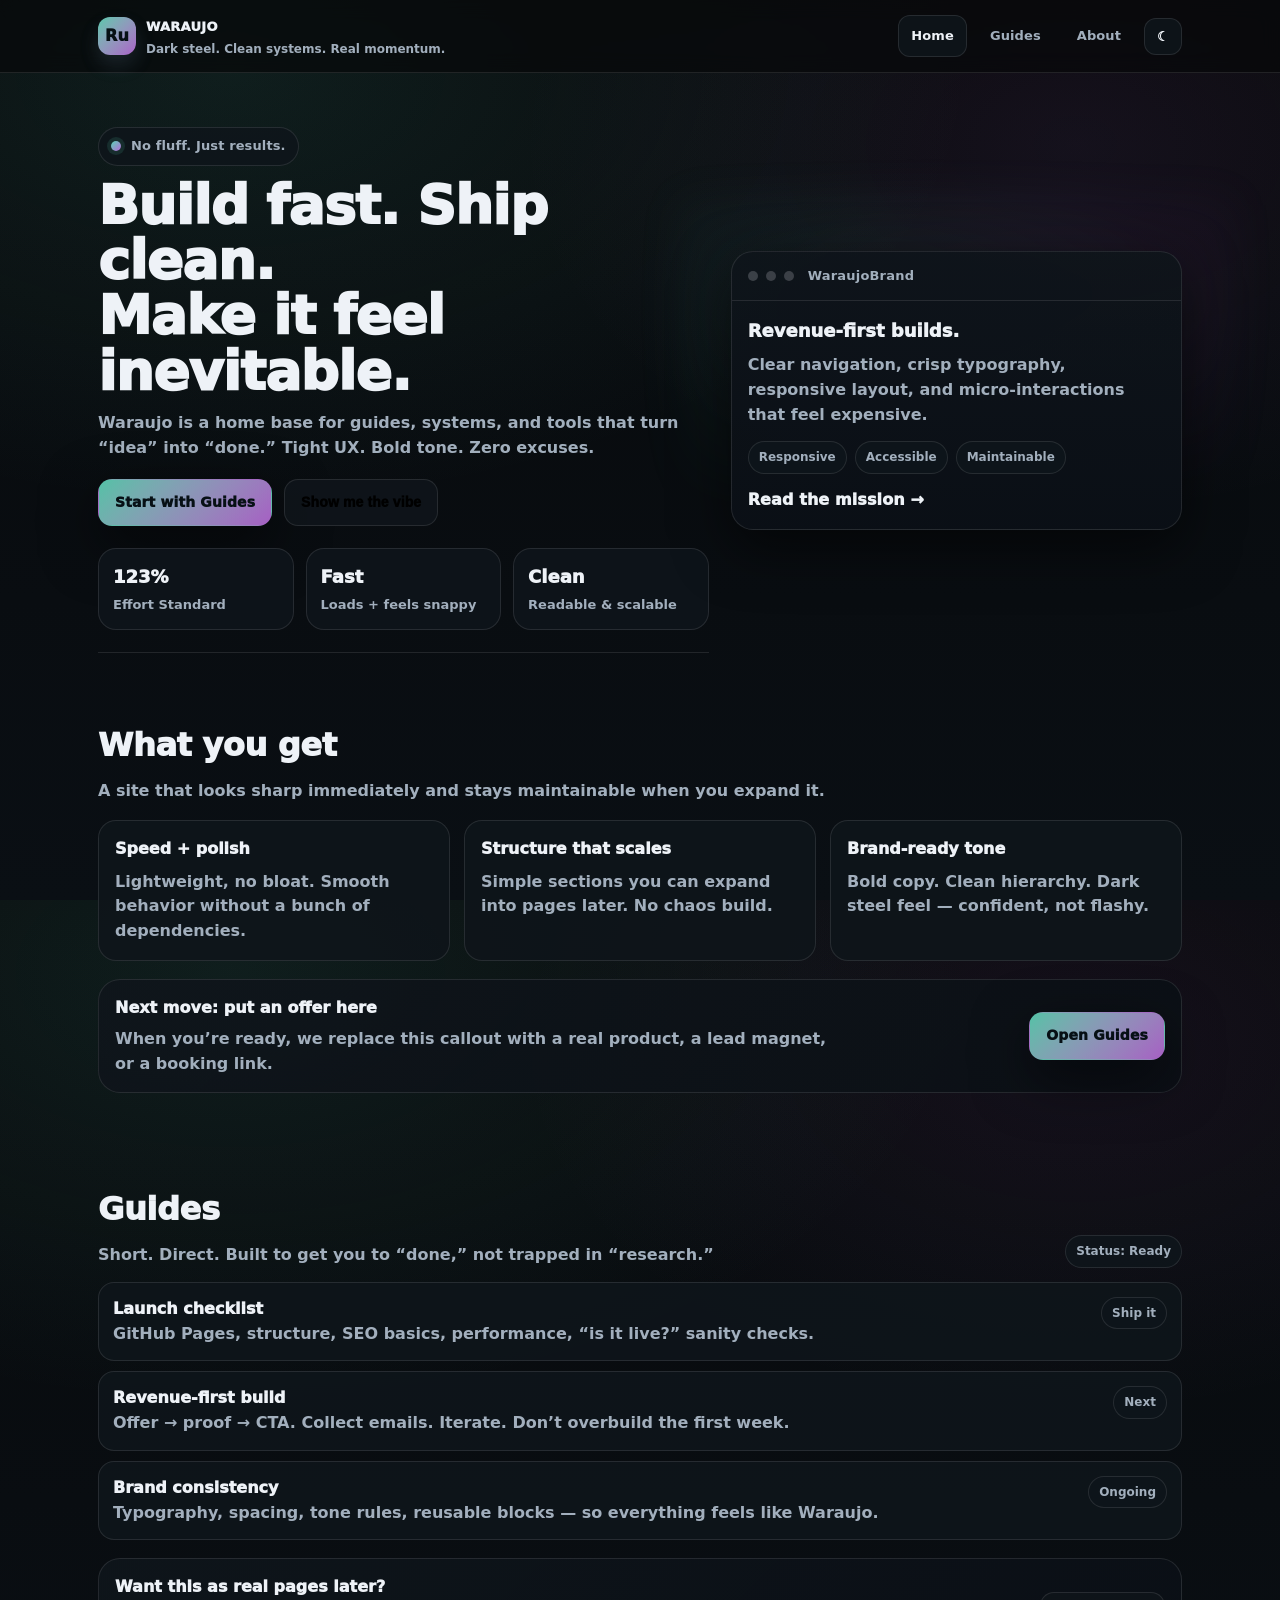
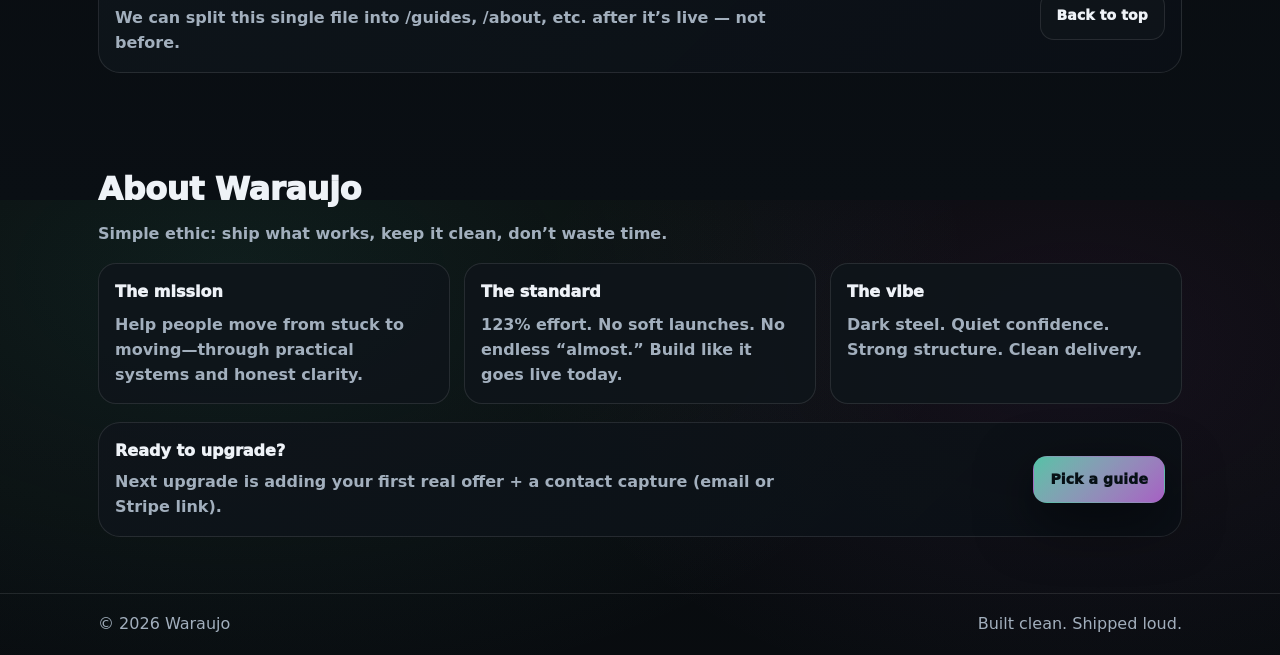
<file: index.html>
<!doctype html>
<html lang="en">
<head>
  <meta charset="utf-8" />
  <meta name="viewport" content="width=device-width,initial-scale=1" />
  <title>Waraujo</title>
  <meta name="description" content="Waraujo — clean, fast, dark steel. No fluff. Just results." />
  <meta name="theme-color" content="#07090b" />
  <style>
    :root{
      --bg0:#07090b;
      --bg1:#0a0f14;
      --panel:#0f151b;
      --panel2:#0b1016;
      --text:#eef2f7;
      --muted:#a2afbd;
      --line:rgba(255,255,255,.10);

      /* muted accents (not loud / not rainbow-coded) */
      --accent:#5ad2b5;
      --accent2:#b86ad9;

      --radius:18px;
      --shadow: 0 18px 55px rgba(0,0,0,.55);
      --font: ui-sans-serif, system-ui, -apple-system, Segoe UI, Roboto, Helvetica, Arial;
    }

    [data-theme="light"]{
      --bg0:#f6f7fb;
      --bg1:#eef1f6;
      --panel:#ffffff;
      --panel2:#f1f3f7;
      --text:#0b0d10;
      --muted:#465564;
      --line:rgba(0,0,0,.10);
      --shadow: 0 18px 45px rgba(0,0,0,.14);
    }

    *{box-sizing:border-box}
    html,body{height:100%}
    html{scroll-behavior:smooth}
    @media (prefers-reduced-motion: reduce){
      html{scroll-behavior:auto}
      *{transition:none !important; animation:none !important}
    }

    body{
      margin:0;
      font-family:var(--font);
      color:var(--text);
      background:
        radial-gradient(1200px 700px at 18% 8%, rgba(90,210,181,.10), transparent 62%),
        radial-gradient(900px 600px at 84% 16%, rgba(184,106,217,.08), transparent 62%),
        linear-gradient(180deg, var(--bg0), var(--bg1));
      overflow-x:hidden;
      line-height:1.55;
    }

    /* subtle grit texture */
    body::before{
      content:"";
      position:fixed; inset:0;
      pointer-events:none;
      opacity:.05;
      background:
        repeating-linear-gradient(0deg, rgba(255,255,255,.06) 0, rgba(255,255,255,.06) 1px, transparent 1px, transparent 4px),
        repeating-linear-gradient(90deg, rgba(0,0,0,.10) 0, rgba(0,0,0,.10) 1px, transparent 1px, transparent 6px);
      mix-blend-mode:overlay;
      z-index:-1;
    }

    a{color:inherit}
    .wrap{max-width:1120px;margin:0 auto;padding:0 18px}

    .skip{
      position:absolute;left:-9999px;top:auto;width:1px;height:1px;overflow:hidden
    }
    .skip:focus{
      left:16px;top:16px;width:auto;height:auto;
      padding:10px 12px;background:var(--panel);
      border-radius:12px;border:1px solid var(--line);
      z-index:99
    }

    /* Topbar */
    .topbar{
      position:sticky;top:0;z-index:50;
      backdrop-filter: blur(10px);
      background: color-mix(in srgb, var(--bg0) 72%, transparent);
      border-bottom:1px solid var(--line);
    }
    .topbar__inner{
      display:flex;align-items:center;justify-content:space-between;
      gap:14px;padding:14px 18px;
    }

    .brand{display:flex;align-items:center;gap:10px;text-decoration:none}
    .brand__mark{
      width:38px;height:38px;border-radius:12px;
      display:grid;place-items:center;
      background: linear-gradient(135deg, color-mix(in srgb, var(--accent) 95%, #000), color-mix(in srgb, var(--accent2) 92%, #000));
      color:#071015;
      font-weight:950;
      letter-spacing:.2px;
      box-shadow: 0 10px 22px rgba(90,210,181,.10), 0 10px 22px rgba(184,106,217,.08);
      user-select:none;
    }
    .brand__name{
      font-weight:950;
      letter-spacing:.25px;
      text-transform:uppercase;
      font-size:13px;
      color:var(--text);
    }
    .brand__tag{
      display:block;
      font-size:12px;
      color:var(--muted);
      letter-spacing:0;
      text-transform:none;
      margin-top:1px;
      font-weight:700;
    }

    .nav{display:flex;align-items:center;gap:10px;flex-wrap:wrap;justify-content:flex-end}
    .nav__link{
      text-decoration:none;
      padding:10px 12px;
      border-radius:12px;
      color:var(--muted);
      border:1px solid transparent;
      transition: transform .14s ease, border-color .14s ease, background .14s ease, color .14s ease;
      font-weight:850;
      letter-spacing:.1px;
      font-size:13px;
    }
    .nav__link:hover{
      color:var(--text);
      border-color:var(--line);
      background:color-mix(in srgb, var(--panel) 80%, transparent);
      transform:translateY(-1px);
    }
    .nav__link.is-active{
      color:var(--text);
      background:color-mix(in srgb, var(--panel) 92%, transparent);
      border-color:var(--line);
    }
    .nav__btn{
      border:1px solid var(--line);
      background:color-mix(in srgb, var(--panel) 92%, transparent);
      color:var(--text);
      padding:10px 12px;
      border-radius:12px;
      cursor:pointer;
      transition: transform .14s ease, filter .14s ease;
      font-weight:900;
    }
    .nav__btn:hover{transform:translateY(-1px);filter:brightness(1.03)}

    /* Hero */
    .hero{
      position:relative;
      overflow:hidden;
      padding:54px 0 22px;
    }

    .hero__grid{
      display:grid;
      grid-template-columns: 1.15fr .85fr;
      gap:22px;
      align-items:center;
    }
    @media (max-width: 920px){
      .hero__grid{grid-template-columns:1fr}
    }

    .badge{
      display:inline-flex;
      align-items:center;
      gap:10px;
      padding:8px 12px;
      border-radius:999px;
      background:color-mix(in srgb, var(--panel) 86%, transparent);
      border:1px solid var(--line);
      color:var(--muted);
      margin:0 0 12px;
      font-weight:800;
      font-size:13px;
      letter-spacing:.12px;
    }
    .badge .dot{
      width:10px;height:10px;border-radius:999px;
      background:linear-gradient(135deg, var(--accent), var(--accent2));
      box-shadow: 0 0 0 4px color-mix(in srgb, var(--accent) 12%, transparent);
      flex:none;
    }

    .h1{
      font-size:clamp(34px, 4.2vw, 56px);
      line-height:1.03;
      margin:0 0 12px;
      letter-spacing:-.9px;
      font-weight:950;
    }
    .sub{
      color:var(--muted);
      font-size:16px;
      max-width:66ch;
      margin:0 0 18px;
      font-weight:650;
    }

    .cta{display:flex;gap:12px;flex-wrap:wrap;margin:18px 0 22px}
    .btn{
      display:inline-flex;align-items:center;justify-content:center;gap:10px;
      padding:12px 16px;
      border-radius:14px;
      border:1px solid var(--line);
      background:color-mix(in srgb, var(--panel) 92%, transparent);
      text-decoration:none;
      cursor:pointer;
      font-weight:950;
      letter-spacing:.12px;
      transition: transform .14s ease, filter .14s ease, box-shadow .14s ease;
      font-size:14px;
    }
    .btn:hover{transform:translateY(-1px);filter:brightness(1.02)}
    .btn--primary{
      border-color: transparent;
      background: linear-gradient(135deg, color-mix(in srgb, var(--accent) 92%, #000), color-mix(in srgb, var(--accent2) 90%, #000));
      color:#071015;
      box-shadow: var(--shadow);
    }
    .btn--ghost{
      background:color-mix(in srgb, var(--panel) 88%, transparent);
    }

    .stats{display:flex;gap:12px;flex-wrap:wrap}
    .stat{
      flex:1 1 170px;
      background:color-mix(in srgb, var(--panel) 90%, transparent);
      border:1px solid var(--line);
      border-radius:var(--radius);
      padding:14px;
      transition: transform .14s ease, border-color .14s ease;
    }
    .stat:hover{
      transform:translateY(-1px);
      border-color: color-mix(in srgb, var(--text) 18%, var(--line));
    }
    .stat__num{font-weight:950;font-size:18px}
    .stat__label{color:var(--muted);font-size:13px;margin-top:4px;font-weight:750}

    /* Card */
    .cardwrap{position:relative}
    .card{
      background: linear-gradient(180deg,
        color-mix(in srgb, var(--panel) 94%, transparent),
        color-mix(in srgb, var(--panel2) 94%, transparent)
      );
      border:1px solid var(--line);
      border-radius:22px;
      overflow:hidden;
      box-shadow: var(--shadow);
    }
    .card__top{
      display:flex;align-items:center;gap:8px;
      padding:14px 16px;border-bottom:1px solid var(--line);
    }
    .dot2{width:10px;height:10px;border-radius:999px;background:color-mix(in srgb, var(--text) 20%, transparent)}
    .card__title{margin-left:6px;color:var(--muted);font-size:13px;letter-spacing:.2px;font-weight:800}
    .card__body{padding:16px}
    .card__headline{font-weight:950;margin:0 0 8px;font-size:18px}
    .card__text{margin:0 0 14px;color:var(--muted);font-weight:650}
    .pillrow{display:flex;gap:8px;flex-wrap:wrap;margin:0 0 14px}
    .pill{
      font-size:12px;color:var(--muted);
      padding:6px 10px;border-radius:999px;
      border:1px solid var(--line);
      background:color-mix(in srgb, var(--panel) 86%, transparent);
      font-weight:750;
    }
    .link{
      display:inline-flex;align-items:center;gap:8px;
      color:var(--text);text-decoration:none;font-weight:950;letter-spacing:.1px
    }
    .link:hover{text-decoration:underline}

    .glow{
      position:absolute;inset:-60px;
      background:
        radial-gradient(520px 360px at 28% 30%, rgba(90,210,181,.14), transparent 64%),
        radial-gradient(520px 360px at 78% 25%, rgba(184,106,217,.10), transparent 64%);
      filter: blur(22px);
      opacity:.55;
      z-index:-1;
      pointer-events:none;
    }

    /* Sections */
    .section{padding:46px 0}
    .section__head{display:flex;align-items:flex-end;justify-content:space-between;gap:14px;flex-wrap:wrap}
    .h2{
      font-size:clamp(22px, 3vw, 32px);
      margin:0 0 8px;
      letter-spacing:-.35px;
      font-weight:950;
    }
    .sub2{margin:0;color:var(--muted);max-width:70ch;font-weight:650}

    .grid{
      display:grid;
      grid-template-columns: repeat(3, 1fr);
      gap:14px;
      margin-top:16px;
    }
    @media (max-width: 920px){ .grid{grid-template-columns:1fr} }

    .tile{
      background:color-mix(in srgb, var(--panel) 92%, transparent);
      border:1px solid var(--line);
      border-radius:var(--radius);
      padding:16px;
      transition: transform .14s ease, border-color .14s ease;
      min-height:130px;
    }
    .tile:hover{transform:translateY(-2px);border-color: color-mix(in srgb, var(--text) 18%, var(--line))}
    .h3{font-size:16px;margin:0 0 8px;font-weight:950}
    .p{margin:0;color:var(--muted);font-weight:650}

    .callout{
      margin-top:18px;
      display:flex;align-items:center;justify-content:space-between;
      gap:14px;flex-wrap:wrap;
      background:linear-gradient(135deg,
        color-mix(in srgb, var(--panel) 92%, transparent),
        color-mix(in srgb, var(--panel2) 94%, transparent)
      );
      border:1px solid var(--line);
      border-radius:22px;
      padding:16px;
    }
    .callout__copy{max-width:70ch}
    .callout__copy p{margin:6px 0 0;color:var(--muted);font-weight:650}

    /* Guides list */
    .list{
      margin:14px 0 0;
      padding:0;
      list-style:none;
      display:grid;
      gap:10px;
    }
    .item{
      display:flex;align-items:flex-start;justify-content:space-between;
      gap:14px;flex-wrap:wrap;
      padding:14px;
      border-radius:16px;
      border:1px solid var(--line);
      background:color-mix(in srgb, var(--panel) 92%, transparent);
    }
    .item strong{font-weight:950}
    .item span{color:var(--muted);font-weight:650}
    .tag{
      font-size:12px;
      padding:6px 10px;
      border-radius:999px;
      border:1px solid var(--line);
      background:color-mix(in srgb, var(--panel) 86%, transparent);
      color:var(--muted);
      font-weight:800;
      white-space:nowrap;
    }

    /* Footer */
    .footer{
      border-top:1px solid var(--line);
      padding:18px 0;
      color:var(--muted);
      margin-top:10px;
    }
    .footer__inner{display:flex;justify-content:space-between;gap:10px;flex-wrap:wrap}
    .muted{color:var(--muted)}

    /* small helper */
    .hr{
      height:1px;background:var(--line);
      margin:22px 0 0;
      border:0;
    }
  </style>
</head>

<body>
  <a class="skip" href="#main">Skip to content</a>

  <header class="topbar" role="banner">
    <div class="wrap topbar__inner">
      <a class="brand" href="#home" aria-label="Waraujo Home">
        <span class="brand__mark" aria-hidden="true">Ru</span>
        <span>
          <span class="brand__name">Waraujo</span>
          <span class="brand__tag">Dark steel. Clean systems. Real momentum.</span>
        </span>
      </a>

      <nav class="nav" aria-label="Primary">
        <a class="nav__link is-active" href="#home">Home</a>
        <a class="nav__link" href="#guides">Guides</a>
        <a class="nav__link" href="#about">About</a>
        <button class="nav__btn" id="themeBtn" type="button" aria-label="Toggle theme">☾</button>
      </nav>
    </div>
  </header>

  <main id="main">
    <!-- HOME -->
    <section class="hero" id="home" aria-label="Hero">
      <div class="wrap hero__grid">
        <div>
          <div class="badge"><span class="dot" aria-hidden="true"></span><span>No fluff. Just results.</span></div>
          <h1 class="h1">Build fast. Ship clean.<br />Make it feel inevitable.</h1>
          <p class="sub">
            Waraujo is a home base for guides, systems, and tools that turn “idea” into “done.”
            Tight UX. Bold tone. Zero excuses.
          </p>

          <div class="cta">
            <a class="btn btn--primary" href="#guides">Start with Guides</a>
            <button class="btn btn--ghost" type="button" id="scrollBtn">Show me the vibe</button>
          </div>

          <div class="stats" role="list" aria-label="Highlights">
            <div class="stat" role="listitem">
              <div class="stat__num">123%</div>
              <div class="stat__label">Effort Standard</div>
            </div>
            <div class="stat" role="listitem">
              <div class="stat__num">Fast</div>
              <div class="stat__label">Loads + feels snappy</div>
            </div>
            <div class="stat" role="listitem">
              <div class="stat__num">Clean</div>
              <div class="stat__label">Readable & scalable</div>
            </div>
          </div>

          <hr class="hr" />
        </div>

        <div class="cardwrap" aria-label="Featured">
          <div class="card">
            <div class="card__top">
              <div class="dot2" aria-hidden="true"></div><div class="dot2" aria-hidden="true"></div><div class="dot2" aria-hidden="true"></div>
              <span class="card__title">WaraujoBrand</span>
            </div>
            <div class="card__body">
              <p class="card__headline">Revenue-first builds.</p>
              <p class="card__text">
                Clear navigation, crisp typography, responsive layout, and micro-interactions that feel expensive.
              </p>

              <div class="pillrow" aria-label="Tags">
                <span class="pill">Responsive</span>
                <span class="pill">Accessible</span>
                <span class="pill">Maintainable</span>
              </div>

              <a class="link" href="#about">Read the mission →</a>
            </div>
          </div>
          <div class="glow" aria-hidden="true"></div>
        </div>
      </div>
    </section>

    <!-- VIBE -->
    <section class="section" id="vibe" aria-label="What you get">
      <div class="wrap">
        <div class="section__head">
          <div>
            <h2 class="h2">What you get</h2>
            <p class="sub2">A site that looks sharp immediately and stays maintainable when you expand it.</p>
          </div>
        </div>

        <div class="grid">
          <article class="tile">
            <h3 class="h3">Speed + polish</h3>
            <p class="p">Lightweight, no bloat. Smooth behavior without a bunch of dependencies.</p>
          </article>
          <article class="tile">
            <h3 class="h3">Structure that scales</h3>
            <p class="p">Simple sections you can expand into pages later. No chaos build.</p>
          </article>
          <article class="tile">
            <h3 class="h3">Brand-ready tone</h3>
            <p class="p">Bold copy. Clean hierarchy. Dark steel feel — confident, not flashy.</p>
          </article>
        </div>

        <div class="callout">
          <div class="callout__copy">
            <h3 class="h3" style="margin:0">Next move: put an offer here</h3>
            <p>When you’re ready, we replace this callout with a real product, a lead magnet, or a booking link.</p>
          </div>
          <a class="btn btn--primary" href="#guides">Open Guides</a>
        </div>
      </div>
    </section>

    <!-- GUIDES -->
    <section class="section" id="guides" aria-label="Guides">
      <div class="wrap">
        <div class="section__head">
          <div>
            <h2 class="h2">Guides</h2>
            <p class="sub2">Short. Direct. Built to get you to “done,” not trapped in “research.”</p>
          </div>
          <span class="tag" aria-label="Status tag">Status: Ready</span>
        </div>

        <ul class="list">
          <li class="item">
            <div>
              <strong>Launch checklist</strong><br />
              <span>GitHub Pages, structure, SEO basics, performance, “is it live?” sanity checks.</span>
            </div>
            <span class="tag">Ship it</span>
          </li>
          <li class="item">
            <div>
              <strong>Revenue-first build</strong><br />
              <span>Offer → proof → CTA. Collect emails. Iterate. Don’t overbuild the first week.</span>
            </div>
            <span class="tag">Next</span>
          </li>
          <li class="item">
            <div>
              <strong>Brand consistency</strong><br />
              <span>Typography, spacing, tone rules, reusable blocks — so everything feels like Waraujo.</span>
            </div>
            <span class="tag">Ongoing</span>
          </li>
        </ul>

        <div class="callout">
          <div class="callout__copy">
            <h3 class="h3" style="margin:0">Want this as real pages later?</h3>
            <p>We can split this single file into /guides, /about, etc. after it’s live — not before.</p>
          </div>
          <a class="btn btn--ghost" href="#home">Back to top</a>
        </div>
      </div>
    </section>

    <!-- ABOUT -->
    <section class="section" id="about" aria-label="About Waraujo">
      <div class="wrap">
        <div class="section__head">
          <div>
            <h2 class="h2">About Waraujo</h2>
            <p class="sub2">Simple ethic: ship what works, keep it clean, don’t waste time.</p>
          </div>
        </div>

        <div class="grid">
          <article class="tile">
            <h3 class="h3">The mission</h3>
            <p class="p">Help people move from stuck to moving—through practical systems and honest clarity.</p>
          </article>
          <article class="tile">
            <h3 class="h3">The standard</h3>
            <p class="p">123% effort. No soft launches. No endless “almost.” Build like it goes live today.</p>
          </article>
          <article class="tile">
            <h3 class="h3">The vibe</h3>
            <p class="p">Dark steel. Quiet confidence. Strong structure. Clean delivery.</p>
          </article>
        </div>

        <div class="callout">
          <div class="callout__copy">
            <h3 class="h3" style="margin:0">Ready to upgrade?</h3>
            <p>Next upgrade is adding your first real offer + a contact capture (email or Stripe link).</p>
          </div>
          <a class="btn btn--primary" href="#guides">Pick a guide</a>
        </div>
      </div>
    </section>
  </main>

  <footer class="footer" role="contentinfo">
    <div class="wrap footer__inner">
      <span>© <span id="year"></span> Waraujo</span>
      <span class="muted">Built clean. Shipped loud.</span>
    </div>
  </footer>

  <script>
    (function () {
      // Year
      var year = document.getElementById("year");
      if (year) year.textContent = String(new Date().getFullYear());

      // Theme toggle (light / dark)
      var btn = document.getElementById("themeBtn");
      var saved = localStorage.getItem("waraujo_theme");
      if (saved) document.documentElement.setAttribute("data-theme", saved);

      if (btn) {
        btn.addEventListener("click", function () {
          var cur = document.documentElement.getAttribute("data-theme");
          var next = cur === "light" ? "" : "light";
          if (next) document.documentElement.setAttribute("data-theme", next);
          else document.documentElement.removeAttribute("data-theme");
          localStorage.setItem("waraujo_theme", next);
          btn.textContent = next === "light" ? "☀" : "☾";
        });

        // Set icon on load
        btn.textContent = (document.documentElement.getAttribute("data-theme") === "light") ? "☀" : "☾";
      }

      // Scroll to vibe
      var scrollBtn = document.getElementById("scrollBtn");
      if (scrollBtn) {
        scrollBtn.addEventListener("click", function () {
          var el = document.getElementById("vibe");
          if (el) el.scrollIntoView({ behavior: "smooth", block: "start" });
        });
      }

      // Active nav highlight (simple)
      var links = document.querySelectorAll(".nav__link");
      function setActive(hash){
        links.forEach(function(a){
          a.classList.toggle("is-active", a.getAttribute("href") === hash);
        });
      }
      window.addEventListener("hashchange", function(){ setActive(location.hash || "#home"); });
      setActive(location.hash || "#home");
    })();
  </script>
</body>
</html>
</file>
